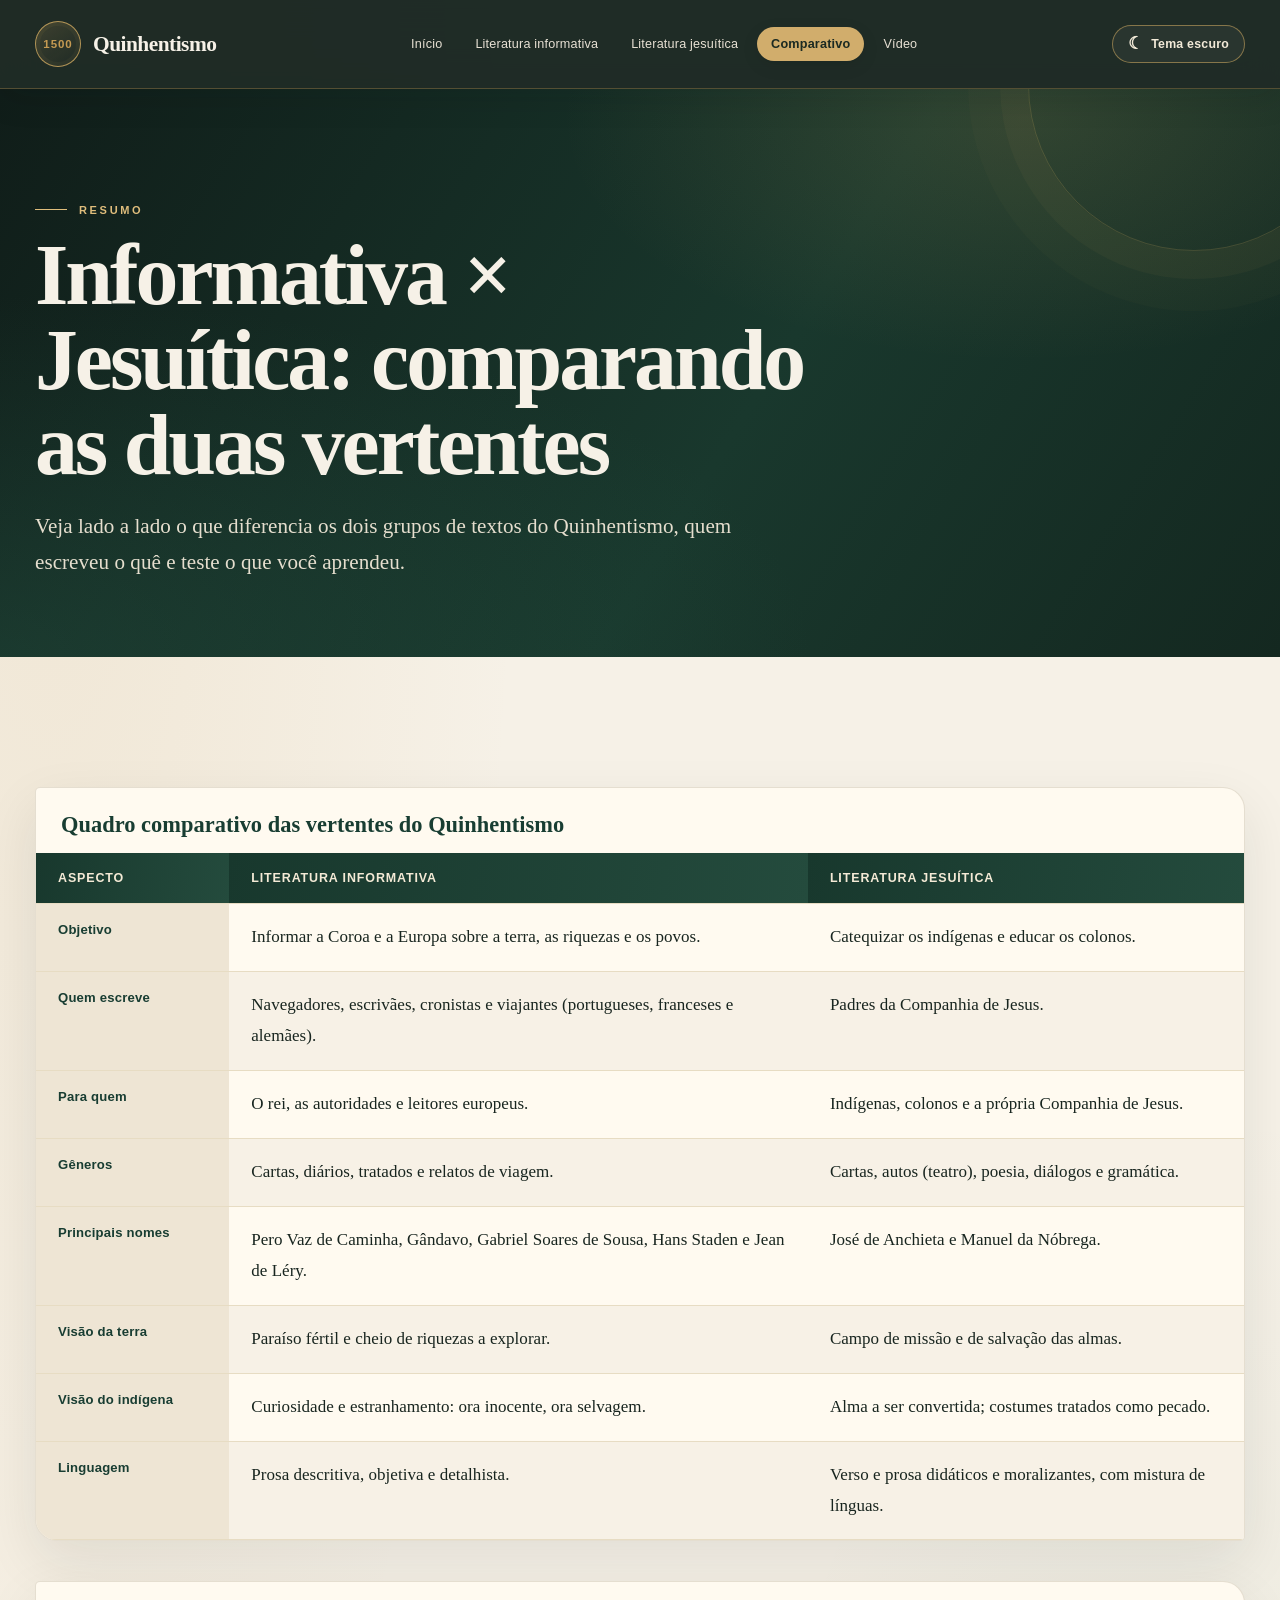
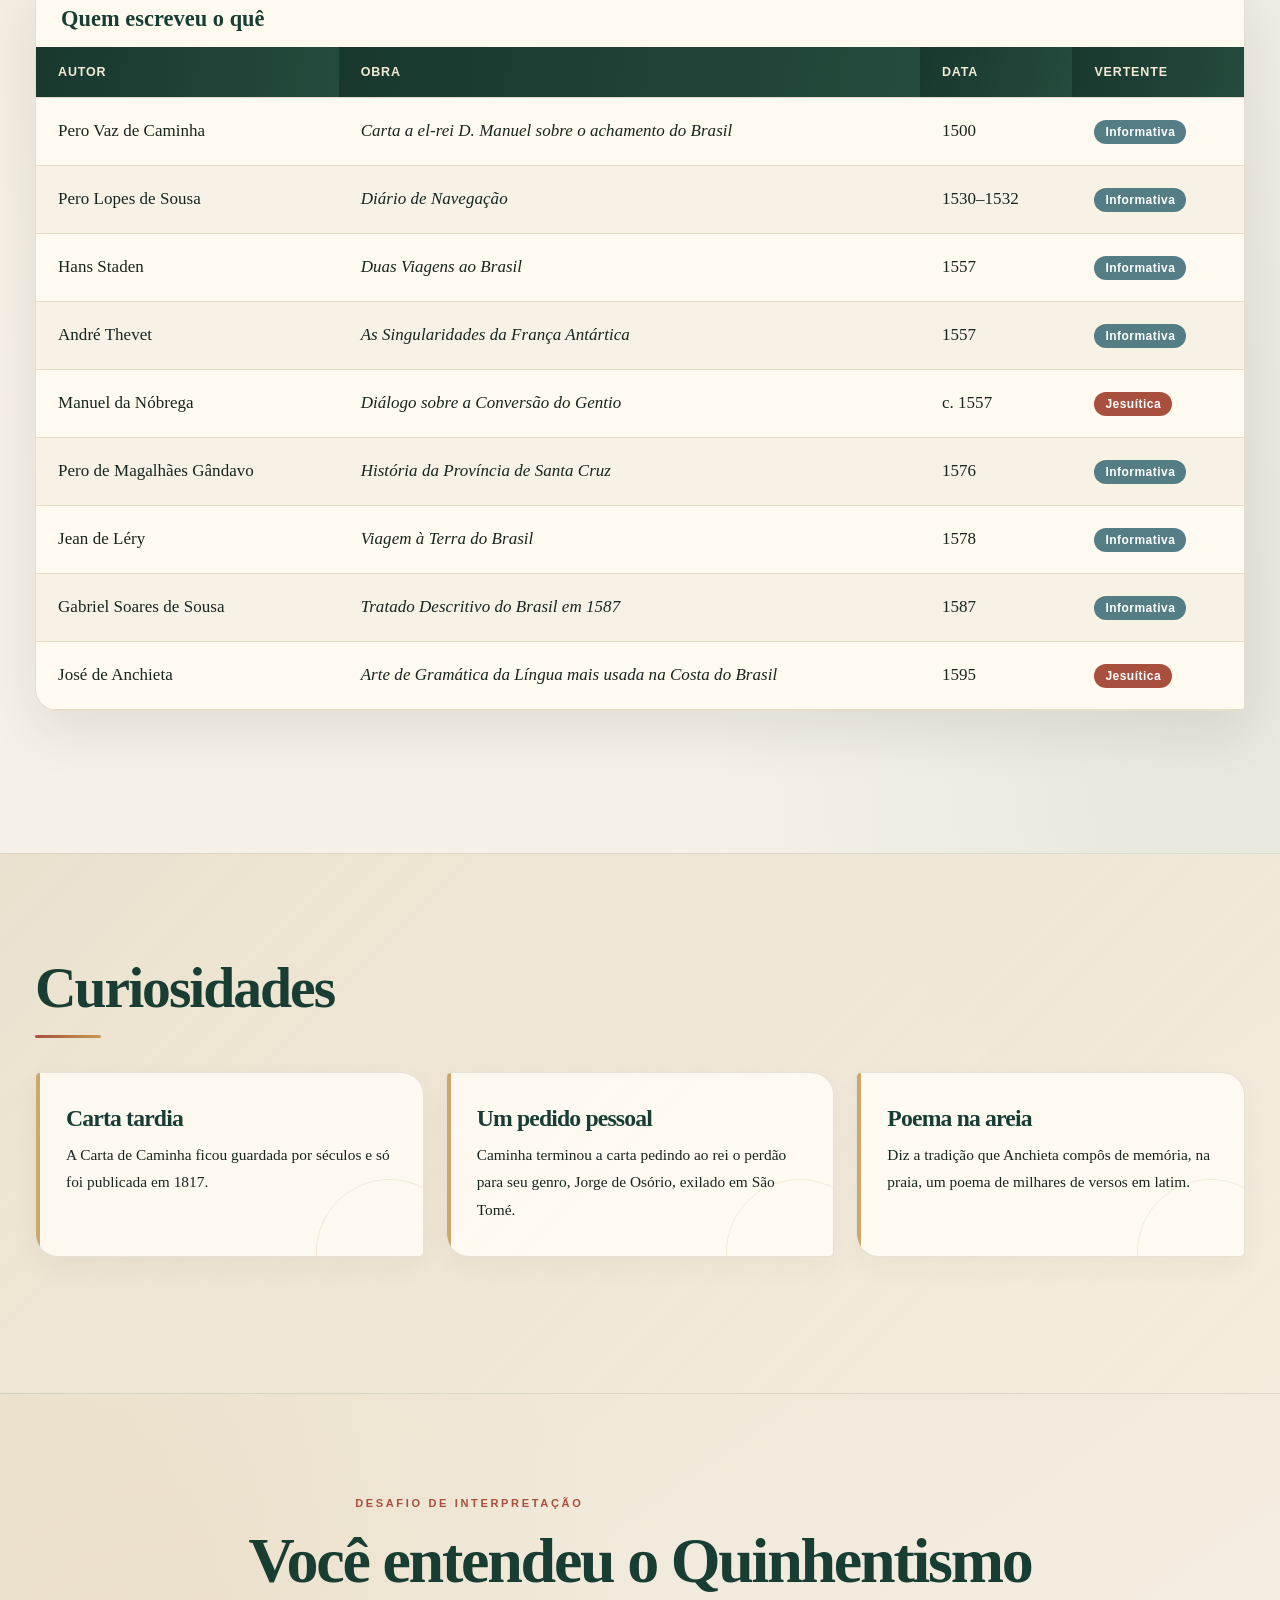
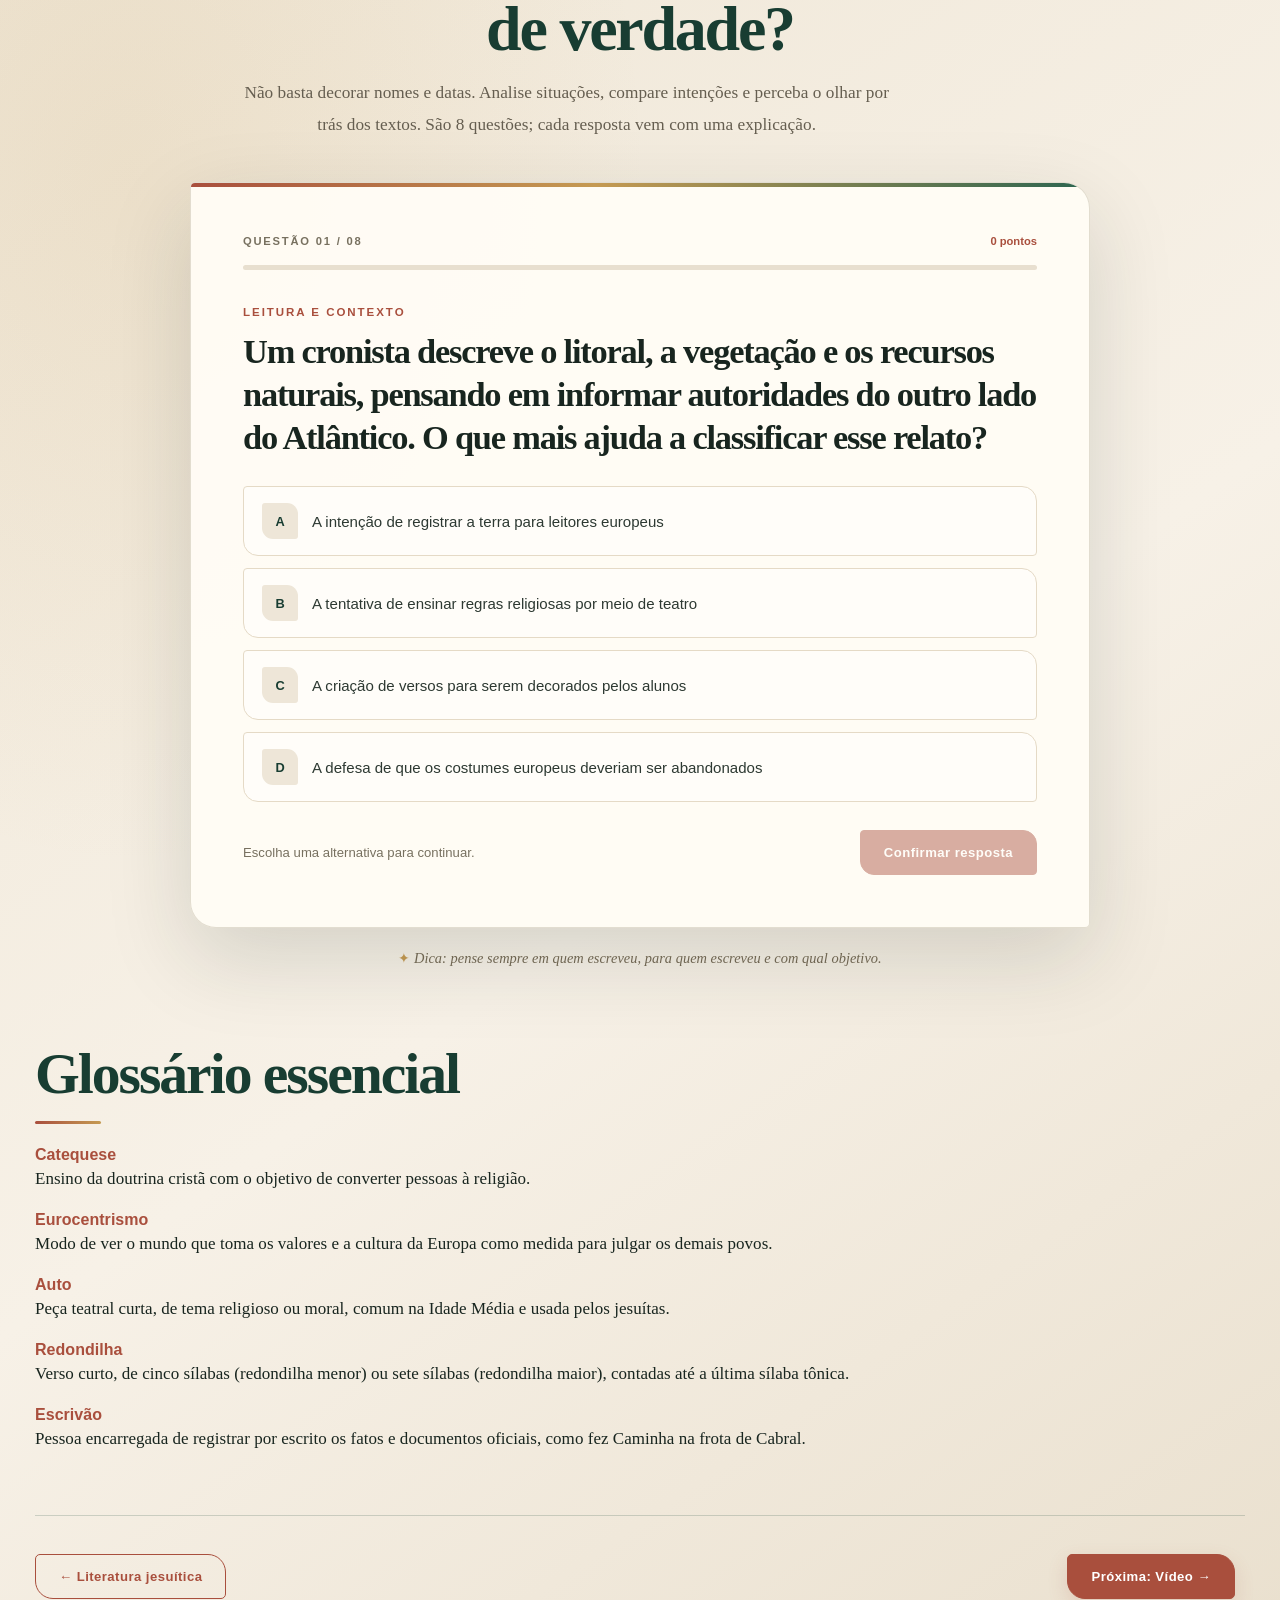
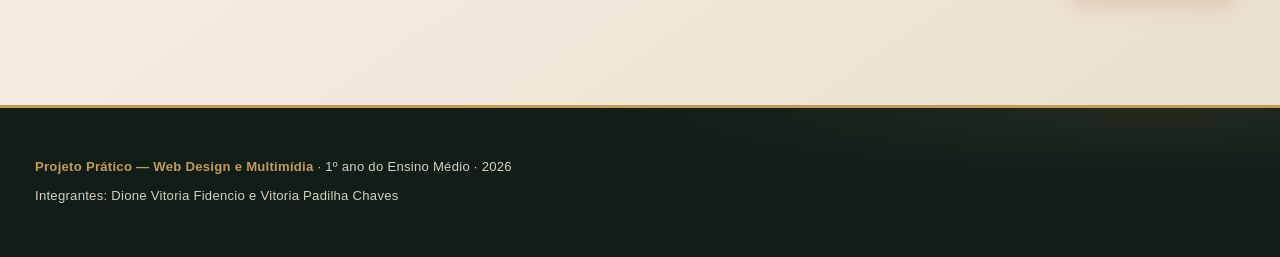
<file: comparativo.html>
<!DOCTYPE html>
<html lang="pt-BR">
<head>
  <meta charset="UTF-8">
  <meta name="viewport" content="width=device-width, initial-scale=1">
  <meta name="theme-color" content="#101c1a">
  <meta name="description" content="Comparativo entre a literatura informativa e a literatura jesuítica do Quinhentismo, com tabelas, curiosidades e perguntas.">
  <title>Comparativo — Quinhentismo</title>
  <link rel="preconnect" href="https://fonts.googleapis.com">
  <link rel="preconnect" href="https://fonts.gstatic.com" crossorigin>
  <link href="https://fonts.googleapis.com/css2?family=Lora:ital,wght@0,400;0,600;1,400&family=Playfair+Display:wght@600;800&display=swap" rel="stylesheet">
  <link rel="stylesheet" href="style.css">
</head>
<body>
  <div class="barra-progresso" aria-hidden="true"></div>
  <a class="pular" href="#conteudo">Pular para o conteúdo</a>

  <header class="topo">
    <div class="container topo-interno">
      <a class="marca" href="index.html"><span class="marca-selo">1500</span> Quinhentismo</a>
      <nav aria-label="Menu principal">
        <ul class="menu">
          <li><a href="index.html">Início</a></li>
          <li><a href="informativa.html">Literatura informativa</a></li>
          <li><a href="jesuitica.html">Literatura jesuítica</a></li>
          <li><a href="comparativo.html" aria-current="page">Comparativo</a></li>
          <li><a href="video.html">Vídeo</a></li>
        </ul>
      </nav>
      <button class="alternar-tema" type="button" aria-label="Ativar tema escuro" aria-pressed="false"><span class="icone-tema" aria-hidden="true">☾</span><span class="texto-tema">Tema escuro</span></button>
    </div>
  </header>

  <main id="conteudo">
    <section class="cabecalho-pagina">
      <div class="container">
        <p class="sobretitulo">Resumo</p>
        <h1>Informativa × Jesuítica: comparando as duas vertentes</h1>
        <p class="lead">Veja lado a lado o que diferencia os dois grupos de textos do Quinhentismo, quem escreveu o quê e teste o que você aprendeu.</p>
      </div>
    </section>

    <section class="secao">
      <div class="container">
        <div class="tabela-rolagem">
          <table>
            <caption>Quadro comparativo das vertentes do Quinhentismo</caption>
            <thead>
              <tr>
                <th scope="col">Aspecto</th>
                <th scope="col">Literatura informativa</th>
                <th scope="col">Literatura jesuítica</th>
              </tr>
            </thead>
            <tbody>
              <tr>
                <th scope="row">Objetivo</th>
                <td>Informar a Coroa e a Europa sobre a terra, as riquezas e os povos.</td>
                <td>Catequizar os indígenas e educar os colonos.</td>
              </tr>
              <tr>
                <th scope="row">Quem escreve</th>
                <td>Navegadores, escrivães, cronistas e viajantes (portugueses, franceses e alemães).</td>
                <td>Padres da Companhia de Jesus.</td>
              </tr>
              <tr>
                <th scope="row">Para quem</th>
                <td>O rei, as autoridades e leitores europeus.</td>
                <td>Indígenas, colonos e a própria Companhia de Jesus.</td>
              </tr>
              <tr>
                <th scope="row">Gêneros</th>
                <td>Cartas, diários, tratados e relatos de viagem.</td>
                <td>Cartas, autos (teatro), poesia, diálogos e gramática.</td>
              </tr>
              <tr>
                <th scope="row">Principais nomes</th>
                <td>Pero Vaz de Caminha, Gândavo, Gabriel Soares de Sousa, Hans Staden e Jean de Léry.</td>
                <td>José de Anchieta e Manuel da Nóbrega.</td>
              </tr>
              <tr>
                <th scope="row">Visão da terra</th>
                <td>Paraíso fértil e cheio de riquezas a explorar.</td>
                <td>Campo de missão e de salvação das almas.</td>
              </tr>
              <tr>
                <th scope="row">Visão do indígena</th>
                <td>Curiosidade e estranhamento: ora inocente, ora selvagem.</td>
                <td>Alma a ser convertida; costumes tratados como pecado.</td>
              </tr>
              <tr>
                <th scope="row">Linguagem</th>
                <td>Prosa descritiva, objetiva e detalhista.</td>
                <td>Verso e prosa didáticos e moralizantes, com mistura de línguas.</td>
              </tr>
            </tbody>
          </table>
        </div>

        <div class="tabela-rolagem">
          <table>
            <caption>Quem escreveu o quê</caption>
            <thead>
              <tr>
                <th scope="col">Autor</th>
                <th scope="col">Obra</th>
                <th scope="col">Data</th>
                <th scope="col">Vertente</th>
              </tr>
            </thead>
            <tbody>
              <tr>
                <td>Pero Vaz de Caminha</td>
                <td><em>Carta a el-rei D. Manuel sobre o achamento do Brasil</em></td>
                <td>1500</td>
                <td><span class="etiqueta etiqueta-inf">Informativa</span></td>
              </tr>
              <tr>
                <td>Pero Lopes de Sousa</td>
                <td><em>Diário de Navegação</em></td>
                <td>1530–1532</td>
                <td><span class="etiqueta etiqueta-inf">Informativa</span></td>
              </tr>
              <tr>
                <td>Hans Staden</td>
                <td><em>Duas Viagens ao Brasil</em></td>
                <td>1557</td>
                <td><span class="etiqueta etiqueta-inf">Informativa</span></td>
              </tr>
              <tr>
                <td>André Thevet</td>
                <td><em>As Singularidades da França Antártica</em></td>
                <td>1557</td>
                <td><span class="etiqueta etiqueta-inf">Informativa</span></td>
              </tr>
              <tr>
                <td>Manuel da Nóbrega</td>
                <td><em>Diálogo sobre a Conversão do Gentio</em></td>
                <td>c. 1557</td>
                <td><span class="etiqueta etiqueta-jes">Jesuítica</span></td>
              </tr>
              <tr>
                <td>Pero de Magalhães Gândavo</td>
                <td><em>História da Província de Santa Cruz</em></td>
                <td>1576</td>
                <td><span class="etiqueta etiqueta-inf">Informativa</span></td>
              </tr>
              <tr>
                <td>Jean de Léry</td>
                <td><em>Viagem à Terra do Brasil</em></td>
                <td>1578</td>
                <td><span class="etiqueta etiqueta-inf">Informativa</span></td>
              </tr>
              <tr>
                <td>Gabriel Soares de Sousa</td>
                <td><em>Tratado Descritivo do Brasil em 1587</em></td>
                <td>1587</td>
                <td><span class="etiqueta etiqueta-inf">Informativa</span></td>
              </tr>
              <tr>
                <td>José de Anchieta</td>
                <td><em>Arte de Gramática da Língua mais usada na Costa do Brasil</em></td>
                <td>1595</td>
                <td><span class="etiqueta etiqueta-jes">Jesuítica</span></td>
              </tr>
            </tbody>
          </table>
        </div>
      </div>
    </section>

    <section class="secao secao-alt">
      <div class="container">
        <h2>Curiosidades</h2>
        <div class="cards">
          <article class="card card-ouro">
            <h3>Carta tardia</h3>
            <p>A Carta de Caminha ficou guardada por séculos e só foi publicada em 1817.</p>
          </article>
          <article class="card card-ouro">
            <h3>Um pedido pessoal</h3>
            <p>Caminha terminou a carta pedindo ao rei o perdão para seu genro, Jorge de Osório, exilado em São Tomé.</p>
          </article>
          <article class="card card-ouro">
            <h3>Poema na areia</h3>
            <p>Diz a tradição que Anchieta compôs de memória, na praia, um poema de milhares de versos em latim.</p>
          </article>
        </div>
      </div>
    </section>

    <section class="secao quiz-secao" id="quiz">
      <div class="container">
        <div class="quiz-intro">
          <p class="sobretitulo">Desafio de interpretação</p>
          <h2>Você entendeu o Quinhentismo de verdade?</h2>
          <p>Não basta decorar nomes e datas. Analise situações, compare intenções e perceba o olhar por trás dos textos. São 8 questões; cada resposta vem com uma explicação.</p>
        </div>
        <div class="quiz-painel" id="quiz-painel" aria-live="polite">
          <div class="quiz-topo"><span id="quiz-etapa">QUESTÃO 01 / 08</span><span id="quiz-pontos">0 pontos</span></div>
          <div class="quiz-trilho"><span id="quiz-progresso"></span></div>
          <p class="quiz-categoria" id="quiz-categoria">LEITURA E CONTEXTO</p>
          <h3 id="quiz-pergunta">Carregando desafio...</h3>
          <div class="quiz-opcoes" id="quiz-opcoes"></div>
          <div class="quiz-retorno" id="quiz-retorno" hidden></div>
          <div class="quiz-acoes"><span id="quiz-aviso">Escolha uma alternativa para continuar.</span><button class="botao" id="quiz-proximo" type="button" disabled>Confirmar resposta</button></div>
        </div>
        <div class="quiz-rodape"><span>✦</span> Dica: pense sempre em quem escreveu, para quem escreveu e com qual objetivo.</div>

        <h2 class="glossario-titulo">Glossário essencial</h2>
        <dl class="glossario">
          <dt>Catequese</dt><dd>Ensino da doutrina cristã com o objetivo de converter pessoas à religião.</dd>
          <dt>Eurocentrismo</dt><dd>Modo de ver o mundo que toma os valores e a cultura da Europa como medida para julgar os demais povos.</dd>
          <dt>Auto</dt><dd>Peça teatral curta, de tema religioso ou moral, comum na Idade Média e usada pelos jesuítas.</dd>
          <dt>Redondilha</dt><dd>Verso curto, de cinco sílabas (redondilha menor) ou sete sílabas (redondilha maior), contadas até a última sílaba tônica.</dd>
          <dt>Escrivão</dt><dd>Pessoa encarregada de registrar por escrito os fatos e documentos oficiais, como fez Caminha na frota de Cabral.</dd>
        </dl>
        <div class="navegacao-paginas">
          <a class="botao botao-secundario" href="jesuitica.html">← Literatura jesuítica</a>
          <a class="botao" href="video.html">Próxima: Vídeo →</a>
        </div>
      </div>
    </section>
  </main>

  <footer class="rodape">
    <div class="container">
      <p><strong>Projeto Prático — Web Design e Multimídia</strong> · 1º ano do Ensino Médio · 2026</p>
      <p>Integrantes: Dione Vitoria Fidencio e Vitoria Padilha Chaves</p>
    </div>
  </footer>

  <script>
    (() => {
      const perguntas = [
        {categoria:"LEITURA E CONTEXTO", pergunta:"Um cronista descreve o litoral, a vegetação e os recursos naturais, pensando em informar autoridades do outro lado do Atlântico. O que mais ajuda a classificar esse relato?", opcoes:["A intenção de registrar a terra para leitores europeus","A tentativa de ensinar regras religiosas por meio de teatro","A criação de versos para serem decorados pelos alunos","A defesa de que os costumes europeus deveriam ser abandonados"], correta:0, explicacao:"A finalidade e o destinatário são pistas centrais: descrever a terra para informar a Coroa e leitores europeus é típico da literatura informativa."},
        {categoria:"ANÁLISE DE PERSPECTIVA", pergunta:"Ao ler a descrição de um povo indígena feita por um viajante europeu, qual atitude crítica é mais adequada?", opcoes:["Tratar o relato como uma fotografia neutra da realidade","Considerar que valores europeus podem influenciar a descrição","Supor que o autor conhecia igualmente todas as culturas indígenas","Entender que o texto foi escrito pelos próprios indígenas"], correta:1, explicacao:"Os relatos foram produzidos por observadores europeus. Por isso, podem revelar tanto o que viram quanto os valores e julgamentos de sua própria cultura."},
        {categoria:"COMPARAÇÃO", pergunta:"Dois textos do século XVI falam sobre os povos indígenas. Um descreve hábitos e recursos da terra; o outro usa diálogos e cenas religiosas para transmitir ensinamentos cristãos. Qual leitura faz mais sentido?", opcoes:["Os dois são informativos, pois mencionam indígenas","O primeiro é jesuítico e o segundo é informativo","O primeiro tende a ser informativo; o segundo, jesuítico","Os dois deixam de pertencer ao Quinhentismo por terem objetivos diferentes"], correta:2, explicacao:"A classificação depende do propósito e da forma: descrição da terra e dos povos aponta para a vertente informativa; catequese por diálogos e teatro aponta para a jesuítica."},
        {categoria:"INTERPRETAÇÃO HISTÓRICA", pergunta:"A Carta de Pero Vaz de Caminha relata a chegada dos portugueses em 1500 e descreve a nova terra ao rei. O que ela permite concluir sobre a produção escrita daquele momento?", opcoes:["A escrita já era principalmente uma expressão da experiência indígena","A produção escrita também servia aos interesses administrativos e informativos da expansão portuguesa","A literatura brasileira já possuía escolas literárias independentes de Portugal","O documento tinha como objetivo central ensinar gramática tupi"], correta:1, explicacao:"A carta foi dirigida ao rei e registra informações sobre a terra e seus habitantes, conectando a escrita aos interesses da expansão portuguesa."},
        {categoria:"RELAÇÃO ENTRE FORMA E OBJETIVO", pergunta:"Por que o teatro podia ser um recurso eficaz para a atuação dos jesuítas no século XVI?", opcoes:["Porque substituía todos os contatos entre colonizadores e indígenas","Porque transformava relatos de viagem em mapas","Porque permitia transmitir ensinamentos religiosos por meio de falas, personagens e encenações","Porque tinha como objetivo principal catalogar espécies da natureza"], correta:2, explicacao:"Os autos e diálogos tornavam os ensinamentos religiosos encenáveis e acessíveis ao público, funcionando como instrumento de catequese."},
        {categoria:"AUTORES E OBRAS", pergunta:"Um pesquisador encontra uma gramática da língua mais usada na costa do Brasil, publicada por José de Anchieta em 1595. Qual aspecto do trabalho jesuítico esse documento evidencia?", opcoes:["O interesse em estudar uma língua local como parte da estratégia de comunicação e catequese","A intenção de registrar rotas marítimas para a Coroa","A produção de um inventário de riquezas minerais","A tentativa de narrar a viagem de Cabral em forma de diário"], correta:0, explicacao:"A gramática de Anchieta mostra o estudo da língua indígena como parte da aproximação e da ação missionária dos jesuítas."},
        {categoria:"PENSAMENTO CRÍTICO", pergunta:"Dizer que o Quinhentismo é uma literatura 'sobre' o Brasil, mais do que uma literatura 'do' Brasil, destaca principalmente que...", opcoes:["os textos foram escritos exclusivamente em línguas indígenas","a maioria dos registros foi produzida por europeus, a partir de seus próprios interesses e perspectivas","não existiam textos sobre a natureza ou os habitantes","todos os autores tinham exatamente a mesma opinião sobre os indígenas"], correta:1, explicacao:"A expressão chama atenção para a autoria e o ponto de vista: os registros conhecidos foram produzidos sobretudo por europeus, e não pelos povos descritos."},
        {categoria:"SÍNTESE", pergunta:"Uma peça apresenta personagens indígenas, elementos cristãos e uma mensagem moral. Qual interpretação considera melhor a complexidade desse recurso?", opcoes:["A mistura prova que as culturas tinham o mesmo poder e influência","A presença de elementos indígenas significa que a peça não tinha finalidade religiosa","A peça combina referências culturais, mas dentro de um projeto de catequese conduzido pelos jesuítas","O uso de personagens transforma a peça em um diário de navegação"], correta:2, explicacao:"A presença de referências indígenas não elimina o objetivo missionário. A mistura de elementos acontecia dentro de uma ação de catequese e de imposição religiosa."}
      ];
      const $ = id => document.getElementById(id);
      const painel=$('quiz-painel'); if(!painel) return;
      let indice=0, pontos=0, escolhida=null, respondidas=0;
      const letras=['A','B','C','D'];
      function desenhar(){
        const q=perguntas[indice]; escolhida=null;
        $('quiz-etapa').textContent=`QUESTÃO ${String(indice+1).padStart(2,'0')} / ${String(perguntas.length).padStart(2,'0')}`;
        $('quiz-pontos').textContent=`${pontos} ${pontos===1?'ponto':'pontos'}`;
        $('quiz-progresso').style.width=`${(indice/perguntas.length)*100}%`;
        $('quiz-categoria').textContent=q.categoria; $('quiz-pergunta').textContent=q.pergunta;
        $('quiz-retorno').hidden=true; $('quiz-retorno').textContent=''; $('quiz-aviso').textContent='Escolha uma alternativa para continuar.';
        $('quiz-proximo').disabled=true; $('quiz-proximo').textContent='Confirmar resposta';
        const op=$('quiz-opcoes'); op.innerHTML='';
        q.opcoes.forEach((txt,i)=>{const b=document.createElement('button');b.type='button';b.className='quiz-opcao';b.innerHTML=`<span class="quiz-letra">${letras[i]}</span><span></span>`;b.lastElementChild.textContent=txt;b.addEventListener('click',()=>{if(respondidas>indice)return;escolhida=i;op.querySelectorAll('button').forEach(x=>x.classList.remove('selecionada'));b.classList.add('selecionada');$('quiz-proximo').disabled=false;$('quiz-aviso').textContent='Resposta selecionada. Confirme quando estiver pronto.';});op.appendChild(b);});
      }
      $('quiz-proximo').addEventListener('click',()=>{
        if(respondidas===indice){if(escolhida===null)return;const q=perguntas[indice], ok=escolhida===q.correta; if(ok)pontos++;respondidas++;
          $('quiz-opcoes').querySelectorAll('button').forEach((b,i)=>{b.disabled=true;if(i===q.correta)b.classList.add('correta');else if(i===escolhida)b.classList.add('incorreta');});
          const r=$('quiz-retorno');r.hidden=false;r.className='quiz-retorno '+(ok?'acertou':'errou');r.innerHTML=`<strong>${ok?'Boa leitura! Você acertou.':'Quase! Vamos entender.'}</strong><p></p>`;r.querySelector('p').textContent=q.explicacao;
          $('quiz-pontos').textContent=`${pontos} ${pontos===1?'ponto':'pontos'}`;$('quiz-progresso').style.width=`${(respondidas/perguntas.length)*100}%`;$('quiz-aviso').textContent=ok?'Ponto garantido.':'Use a explicação para aprender com a questão.';$('quiz-proximo').textContent=indice===perguntas.length-1?'Ver resultado':'Próxima questão';
        }else{
          if(indice<perguntas.length-1){indice++;desenhar();}else resultado();
        }
      });
      function resultado(){const pct=Math.round((pontos/perguntas.length)*100);const faixa=pct===100?'Leitura impecável':pct>=75?'Mandou muito bem':pct>=50?'Boa evolução':'Hora de revisar';painel.innerHTML=`<div class="quiz-resultado"><span class="resultado-selo">✦</span><p class="quiz-categoria">DESAFIO CONCLUÍDO</p><h3>${faixa}</h3><div class="resultado-numero">${pontos}<small> / ${perguntas.length}</small></div><p>Você acertou ${pct}% das questões. ${pct>=75?'Você já consegue relacionar contexto, intenção e perspectiva dos textos.':'Volte às comparações e observe principalmente o objetivo de cada vertente e o ponto de vista dos autores.'}</p><button class="botao" id="quiz-reiniciar" type="button">Jogar novamente</button></div>`;$('quiz-reiniciar').addEventListener('click',()=>window.location.reload());}
      desenhar();
    })();
  </script>
  <script>
    (() => {
      const chave = "quinhentismo-tema";
      const botao = document.querySelector(".alternar-tema");
      const aplicar = (tema) => {
        document.body.classList.toggle("tema-escuro", tema === "escuro");
        if (botao) {
          const escuro = tema === "escuro";
          botao.setAttribute("aria-pressed", String(escuro));
          botao.setAttribute("aria-label", escuro ? "Ativar tema claro" : "Ativar tema escuro");
          botao.querySelector(".icone-tema").textContent = escuro ? "☀" : "☾";
          botao.querySelector(".texto-tema").textContent = escuro ? "Tema claro" : "Tema escuro";
        }
      };
      let salvo = "claro";
      try { salvo = localStorage.getItem(chave) || "claro"; } catch (e) {}
      aplicar(salvo);
      botao?.addEventListener("click", () => {
        const proximo = document.body.classList.contains("tema-escuro") ? "claro" : "escuro";
        aplicar(proximo);
        try { localStorage.setItem(chave, proximo); } catch (e) {}
      });
    })();
  </script>
  <script>
    // Realce suave dos elementos conforme entram na tela.
    const observador = new IntersectionObserver((itens) => {
      itens.forEach((item) => {
        if (item.isIntersecting) {
          item.target.classList.add("visivel");
          observador.unobserve(item.target);
        }
      });
    }, { threshold: 0.12 });
    document.querySelectorAll(".card, .destaque, .reflexao, .figura, .hero-figura, .linha-tempo li")
      .forEach((elemento) => {
        elemento.classList.add("revelar");
        observador.observe(elemento);
      });
    window.addEventListener("scroll", () => {
      const altura = document.documentElement.scrollHeight - window.innerHeight;
      const progresso = altura > 0 ? (window.scrollY / altura) * 100 : 0;
      document.documentElement.style.setProperty("--progresso", progresso + "%");
    }, { passive: true });
  </script>
</body>
</html>
</file>
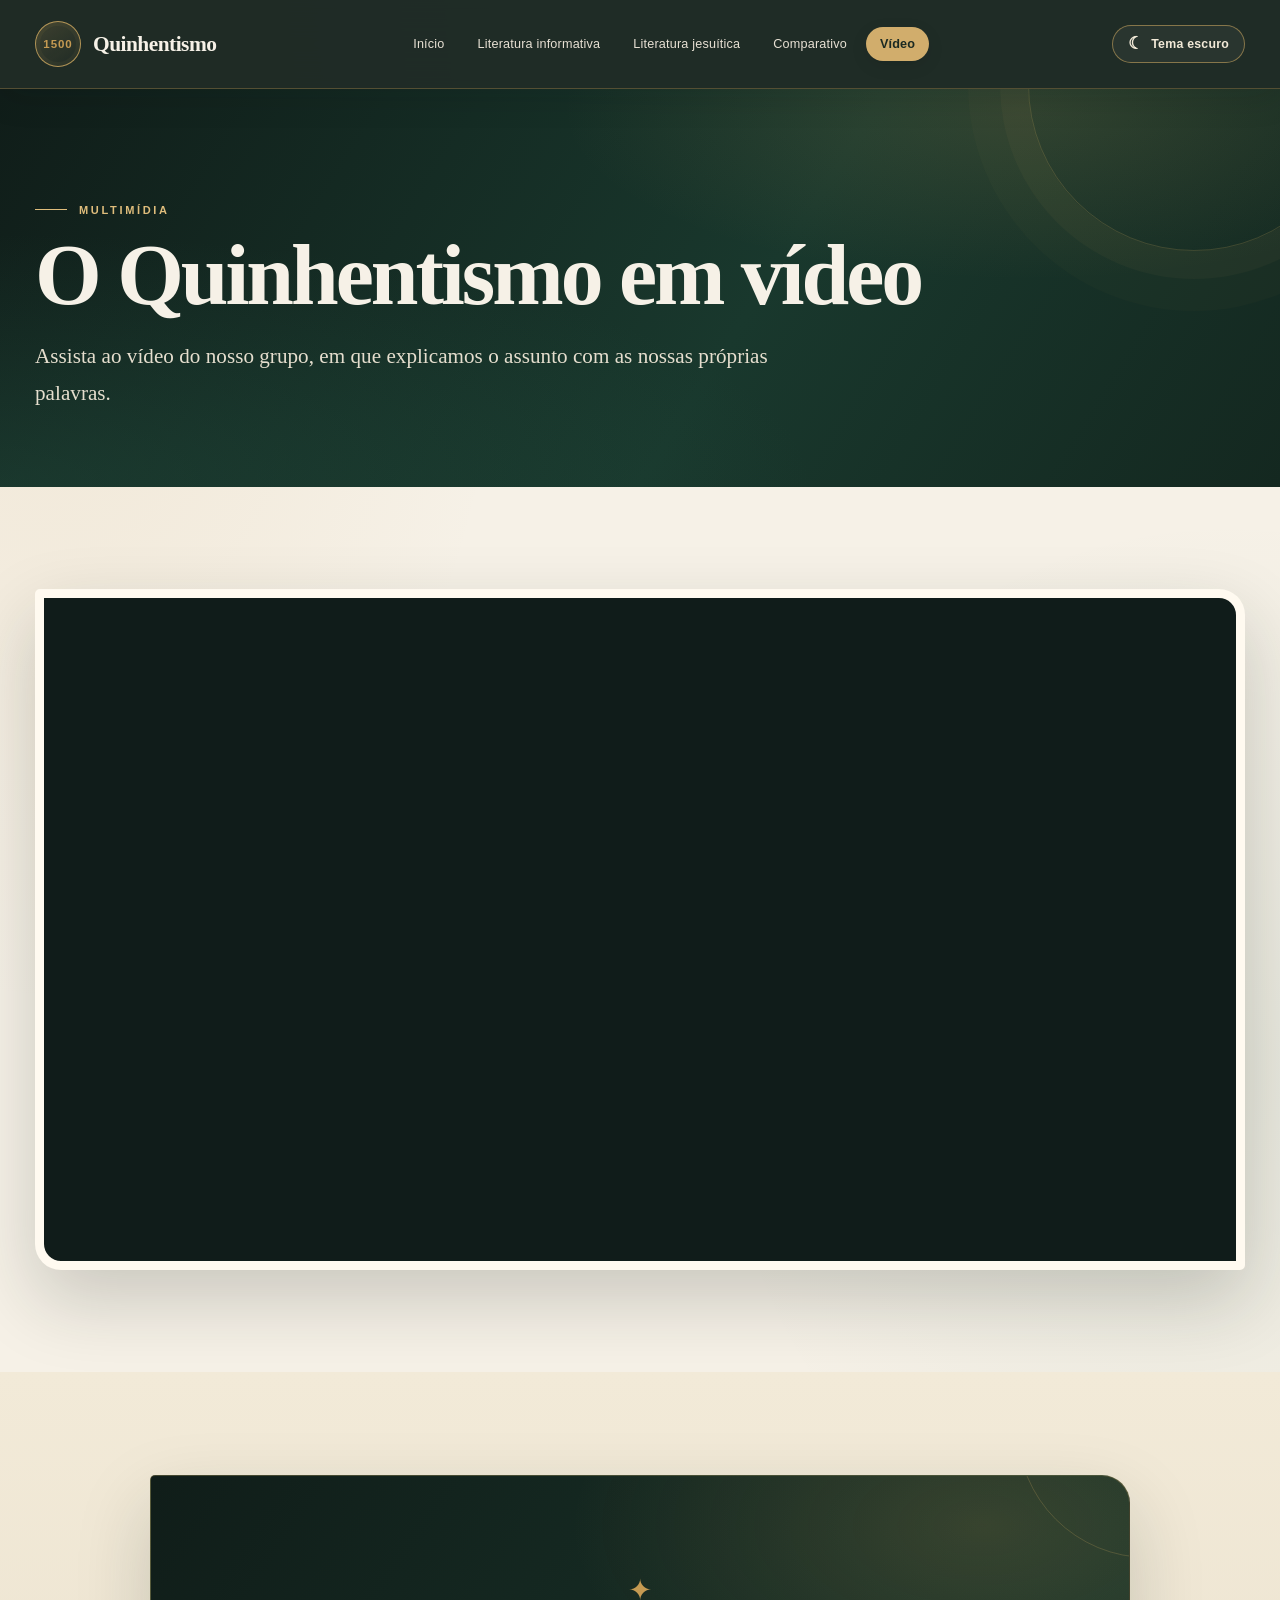
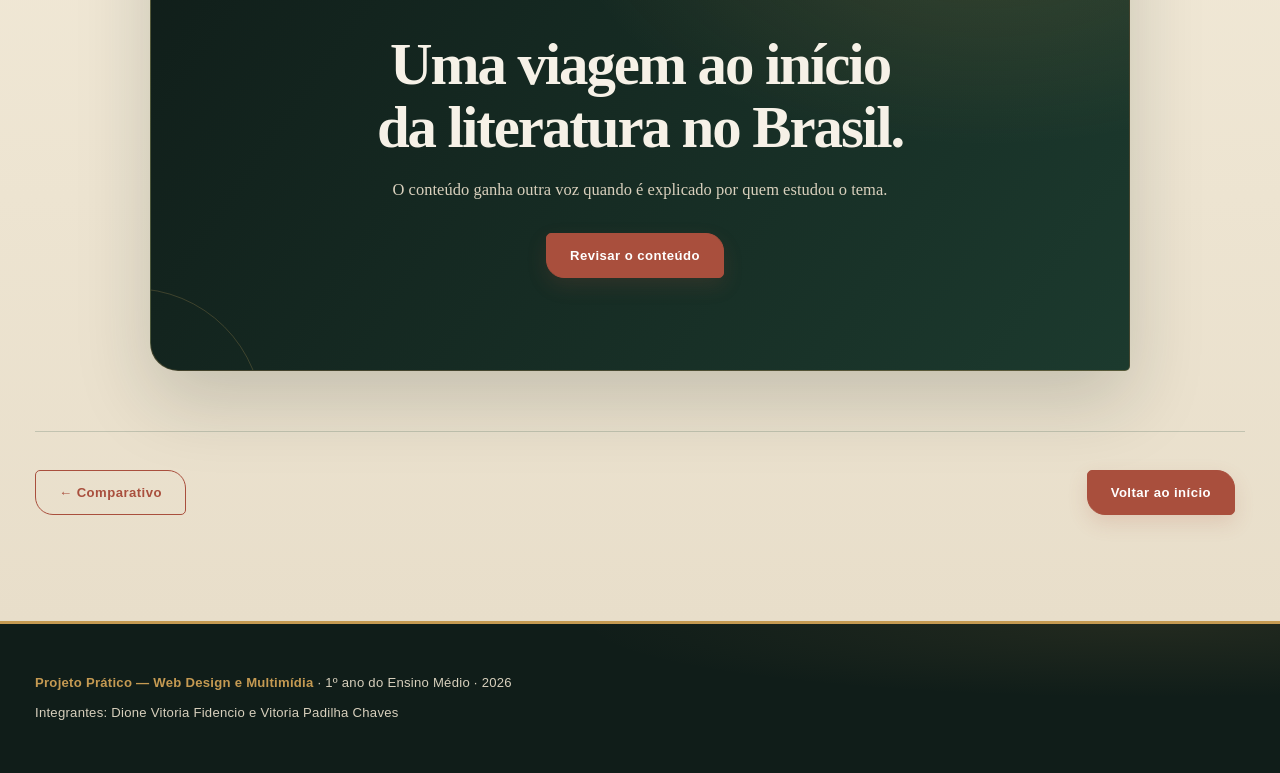
<file: video.html>
<!DOCTYPE html>
<html lang="pt-BR">
<head>
  <meta charset="UTF-8">
  <meta name="viewport" content="width=device-width, initial-scale=1">
  <meta name="theme-color" content="#101c1a">
  <meta name="description" content="Vídeo do grupo explicando o Quinhentismo.">

  <title>Vídeo — Quinhentismo</title>

  <link rel="preconnect" href="https://fonts.googleapis.com">
  <link rel="preconnect" href="https://fonts.gstatic.com" crossorigin>

  <link href="https://fonts.googleapis.com/css2?family=Lora:ital,wght@0,400;0,600;1,400&family=Playfair+Display:wght@600;800&display=swap" rel="stylesheet">

  <link rel="stylesheet" href="style.css">
</head>

<body>

  <div class="barra-progresso" aria-hidden="true"></div>

  <a class="pular" href="#conteudo">
    Pular para o conteúdo
  </a>

  <!-- CABEÇALHO -->
  <header class="topo">
    <div class="container topo-interno">

      <a class="marca" href="index.html">
        <span class="marca-selo">1500</span>
        Quinhentismo
      </a>

      <nav aria-label="Menu principal">
        <ul class="menu">
          <li><a href="index.html">Início</a></li>
          <li><a href="informativa.html">Literatura informativa</a></li>
          <li><a href="jesuitica.html">Literatura jesuítica</a></li>
          <li><a href="comparativo.html">Comparativo</a></li>
          <li>
            <a href="video.html" aria-current="page">Vídeo</a>
          </li>
        </ul>
      </nav>

      <button
        class="alternar-tema"
        type="button"
        aria-label="Ativar tema escuro"
        aria-pressed="false">

        <span class="icone-tema" aria-hidden="true">☾</span>
        <span class="texto-tema">Tema escuro</span>

      </button>

    </div>
  </header>

  <!-- CONTEÚDO PRINCIPAL -->
  <main id="conteudo">

    <!-- APRESENTAÇÃO -->
    <section class="cabecalho-pagina">
      <div class="container">

        <p class="sobretitulo">Multimídia</p>

        <h1>O Quinhentismo em vídeo</h1>

        <p class="lead">
          Assista ao vídeo do nosso grupo, em que explicamos
          o assunto com as nossas próprias palavras.
        </p>

      </div>
    </section>

    <!-- VÍDEO DO YOUTUBE -->
    <section class="secao">
      <div class="container">

        <div class="video-moldura">

          <iframe
            src="https://www.youtube.com/embed/bFgr-Pn8C0g"
            title="Vídeo do grupo — Quinhentismo"
            frameborder="0"
            allow="accelerometer; autoplay; clipboard-write; encrypted-media; gyroscope; picture-in-picture; web-share"
            referrerpolicy="strict-origin-when-cross-origin"
            allowfullscreen>
          </iframe>

        </div>

      </div>
    </section>

    <!-- CHAMADA FINAL -->
    <section class="secao video-final">
      <div class="container">

        <div class="video-chamada">

          <span class="video-ornamento" aria-hidden="true">✦</span>

          <h2>
            Uma viagem ao início da literatura no Brasil.
          </h2>

          <p>
            O conteúdo ganha outra voz quando é explicado
            por quem estudou o tema.
          </p>

          <a class="botao" href="comparativo.html">
            Revisar o conteúdo
          </a>

        </div>

        <!-- NAVEGAÇÃO ENTRE PÁGINAS -->
        <div class="navegacao-paginas">

          <a class="botao botao-secundario" href="comparativo.html">
            ← Comparativo
          </a>

          <a class="botao" href="index.html">
            Voltar ao início
          </a>

        </div>

      </div>
    </section>

  </main>

  <!-- RODAPÉ -->
  <footer class="rodape">
    <div class="container">

      <p>
        <strong>Projeto Prático — Web Design e Multimídia</strong>
        · 1º ano do Ensino Médio · 2026
      </p>

      <p>
        Integrantes: Dione Vitoria Fidencio e Vitoria Padilha Chaves
      </p>

    </div>
  </footer>

  <!-- SCRIPT DO TEMA CLARO E ESCURO -->
  <script>
    (() => {

      const chave = "quinhentismo-tema";

      const botao = document.querySelector(".alternar-tema");

      const aplicar = (tema) => {

        document.body.classList.toggle(
          "tema-escuro",
          tema === "escuro"
        );

        if (botao) {

          const escuro = tema === "escuro";

          botao.setAttribute(
            "aria-pressed",
            String(escuro)
          );

          botao.setAttribute(
            "aria-label",
            escuro ? "Ativar tema claro" : "Ativar tema escuro"
          );

          botao.querySelector(".icone-tema").textContent =
            escuro ? "☀" : "☾";

          botao.querySelector(".texto-tema").textContent =
            escuro ? "Tema claro" : "Tema escuro";

        }

      };

      let salvo = "claro";

      try {
        salvo = localStorage.getItem(chave) || "claro";
      } catch (e) {}

      aplicar(salvo);

      botao?.addEventListener("click", () => {

        const proximo =
          document.body.classList.contains("tema-escuro")
            ? "claro"
            : "escuro";

        aplicar(proximo);

        try {
          localStorage.setItem(chave, proximo);
        } catch (e) {}

      });

    })();
  </script>

  <!-- SCRIPT DOS EFEITOS DE ROLAGEM -->
  <script>

    // Realce suave dos elementos conforme entram na tela.

    const observador = new IntersectionObserver((itens) => {

      itens.forEach((item) => {

        if (item.isIntersecting) {

          item.target.classList.add("visivel");

          observador.unobserve(item.target);

        }

      });

    }, { threshold: 0.12 });

    document.querySelectorAll(
      ".card, .destaque, .reflexao, .figura, .hero-figura, .linha-tempo li"
    ).forEach((elemento) => {

      elemento.classList.add("revelar");

      observador.observe(elemento);

    });

    // Barra de progresso da página.

    window.addEventListener("scroll", () => {

      const altura =
        document.documentElement.scrollHeight - window.innerHeight;

      const progresso =
        altura > 0
          ? (window.scrollY / altura) * 100
          : 0;

      document.documentElement.style.setProperty(
        "--progresso",
        progresso + "%"
      );

    }, { passive: true });

  </script>

</body>
</html>
</file>
<file: style.css>
:root{
  --bg:#101c1a; --bg2:#172522; --paper:#f2ead8; --paper2:#e7dcc3;
  --ink:#1b2823; --muted:#b8b39f; --green:#244b3d; --green2:#376c55;
  --gold:#d5ad62; --red:#b65b43; --blue:#547d86;
  --serif:'Source Serif 4',Georgia,serif; --display:'Playfair Display',Georgia,serif;
  --sans:'DM Sans',Arial,sans-serif; --radius:18px;
  --shadow:0 24px 60px rgba(0,0,0,.18);
}
*{box-sizing:border-box}
html{scroll-behavior:smooth;scroll-padding-top:100px}
body{
  margin:0;background:var(--paper);color:var(--ink);font-family:var(--serif);
  font-size:18px;line-height:1.78;
  background-image:radial-gradient(ellipse at 10% 0%,rgba(213,173,98,.15),transparent 36%),
  radial-gradient(ellipse at 100% 65%,rgba(36,75,61,.08),transparent 35%);
}
img{display:block;max-width:100%;height:auto}
.container{width:min(1160px,calc(100% - 48px));margin-inline:auto}
h1,h2,h3{font-family:var(--display);line-height:1.13;letter-spacing:-.025em}
h1{font-size:clamp(2.8rem,7vw,6.4rem);max-width:950px;margin:0 0 1.2rem;color:var(--paper)}
h2{font-size:clamp(2rem,4vw,3.15rem);margin:0 0 1.2rem;color:var(--green)}
h3{font-size:1.45rem;margin:0 0 .55rem;color:var(--green)}
p{margin:0 0 1.1rem}
a{color:var(--green2);text-underline-offset:4px}
a:hover{color:var(--red)}
strong{font-weight:700}
::selection{background:var(--gold);color:var(--ink)}
:focus-visible{outline:3px solid var(--red);outline-offset:4px}
.barra-progresso{position:fixed;inset:0 auto auto 0;width:var(--progresso,0%);height:4px;background:var(--gold);z-index:200;box-shadow:0 0 14px rgba(213,173,98,.6)}
.pular{position:absolute;left:-9999px;top:12px;background:var(--gold);color:var(--ink);padding:.7rem 1rem;z-index:300}
.pular:focus{left:12px}
.topo{position:sticky;top:0;z-index:100;background:rgba(16,28,26,.94);backdrop-filter:blur(16px);border-bottom:1px solid rgba(213,173,98,.28)}
.topo-interno{min-height:82px;display:flex;align-items:center;justify-content:space-between;gap:20px;padding:12px 0}
.marca{display:flex;align-items:center;gap:12px;color:var(--paper);text-decoration:none;font:700 1.25rem var(--display);white-space:nowrap}
.marca-selo{display:grid;place-items:center;width:48px;height:48px;border:1px solid var(--gold);border-radius:50%;color:var(--gold);font:600 .78rem var(--sans);letter-spacing:.08em}
.menu{display:flex;flex-wrap:wrap;align-items:center;justify-content:flex-end;gap:4px;list-style:none;padding:0;margin:0}
.menu a{display:block;padding:9px 13px;border-radius:999px;color:#e7e0cf;text-decoration:none;font:500 .84rem var(--sans);transition:.2s ease}
.menu a:hover{background:rgba(255,255,255,.1);color:white}
.menu a[aria-current=page]{background:var(--gold);color:var(--ink);font-weight:700}
.hero{position:relative;overflow:hidden;padding:clamp(64px,9vw,120px) 0 78px;background:var(--bg);color:var(--paper)}
.hero:before{content:"";position:absolute;width:540px;height:540px;border:1px solid rgba(213,173,98,.17);border-radius:50%;right:-150px;top:-250px;box-shadow:0 0 0 35px rgba(213,173,98,.035),0 0 0 80px rgba(213,173,98,.025)}
.hero:after{content:"1500 — 1601";position:absolute;right:5%;bottom:25px;color:rgba(242,234,216,.13);font:700 clamp(2rem,6vw,5rem) var(--display);letter-spacing:-.05em}
.hero-grade{position:relative;z-index:1;display:grid;grid-template-columns:1.05fr .95fr;gap:clamp(30px,5vw,72px);align-items:center}
.sobretitulo{text-transform:uppercase;letter-spacing:.22em;font:700 .73rem var(--sans);color:var(--gold);margin:0 0 18px}
.lead{font-size:clamp(1.12rem,2vw,1.4rem);line-height:1.65;max-width:66ch;color:#e1d9c8}
.hero-figura{padding:10px;border:1px solid rgba(213,173,98,.45);background:rgba(255,255,255,.04);border-radius:22px;box-shadow:var(--shadow);transform:rotate(1.2deg)}
.hero-figura img{width:100%;aspect-ratio:5/4;object-fit:cover;border-radius:14px;filter:saturate(.78) contrast(1.04)}
figcaption{font:italic .83rem var(--sans);line-height:1.5;color:#817866;margin-top:12px}
.hero-figura figcaption{color:#d3c9b4;padding:0 7px 5px}
.cabecalho-pagina{padding:76px 0 54px;background:var(--bg);color:var(--paper);position:relative;overflow:hidden}
.cabecalho-pagina:after{content:"";position:absolute;width:330px;height:330px;border:1px solid rgba(213,173,98,.2);border-radius:50%;right:-80px;top:-170px;box-shadow:0 0 0 28px rgba(213,173,98,.04),0 0 0 60px rgba(213,173,98,.025)}
.cabecalho-pagina h1{font-size:clamp(2.7rem,6vw,5rem)}
.cabecalho-pagina .lead{max-width:72ch;margin-bottom:0}
.secao{padding:clamp(54px,7vw,90px) 0}
.secao-alt{background:#e8deca;border-block:1px solid rgba(36,75,61,.12)}
.secao .container>h2{max-width:850px}
.botao{display:inline-flex;align-items:center;gap:10px;padding:13px 21px;margin:8px 10px 4px 0;border:1px solid var(--red);border-radius:999px;background:var(--red);color:white;text-decoration:none;font:700 .9rem var(--sans);transition:transform .2s,background .2s,box-shadow .2s}
.botao:hover{background:var(--green);border-color:var(--green);color:white;transform:translateY(-3px);box-shadow:0 12px 25px rgba(27,40,35,.17)}
.botao-secundario{background:transparent;color:var(--red)}
.cards{display:grid;grid-template-columns:repeat(auto-fit,minmax(min(100%,250px),1fr));gap:20px;margin:28px 0}
.card{position:relative;overflow:hidden;background:#fffaf0;border:1px solid #dfd2b6;border-radius:var(--radius);padding:27px 27px 29px;box-shadow:0 10px 30px rgba(45,40,28,.07);transition:transform .25s,box-shadow .25s}
.card:hover{transform:translateY(-6px);box-shadow:0 22px 42px rgba(45,40,28,.13)}
.card:before{content:"";position:absolute;inset:0 auto 0 0;width:5px;background:var(--green2)}
.card-urucum:before{background:var(--red)}.card-mar:before{background:var(--blue)}.card-ouro:before{background:var(--gold)}
.card p:last-child{margin-bottom:0}.card .obra{font-style:italic;color:#866044;font-size:.96rem}
.destaque{margin:32px 0;padding:24px 28px;background:#fff8e9;border:1px solid #e3cf9d;border-left:5px solid var(--gold);border-radius:0 16px 16px 0;box-shadow:0 12px 30px rgba(45,40,28,.06)}
.destaque p:last-child{margin:0}
blockquote{margin:30px 0;padding:28px 32px;background:#e4dac4;border-left:5px solid var(--red);border-radius:0 16px 16px 0;font:italic 1.25rem/1.7 var(--serif)}
blockquote cite{display:block;margin-top:12px;font:600 .82rem var(--sans);color:#70614d}
figure{margin:0}.figura{margin:32px 0}.figura img{width:100%;max-height:520px;object-fit:cover;border:8px solid #fffaf0;border-radius:16px;box-shadow:var(--shadow)}
.duas-colunas{display:grid;grid-template-columns:1fr 1fr;gap:clamp(25px,5vw,65px);align-items:center}
.reflexao{margin:36px 0;background:var(--bg2);color:#eee5d2;padding:28px 32px;border-radius:var(--radius);box-shadow:var(--shadow)}
.reflexao h3{color:var(--gold)}.reflexao ul{margin:0;padding-left:1.25rem}.reflexao li{padding:.25rem 0}
.linha-tempo{list-style:none;margin:32px 0;padding:0 0 0 28px;border-left:2px solid var(--gold)}
.linha-tempo li{position:relative;padding:0 0 25px 24px}
.linha-tempo li:before{content:"";position:absolute;left:-36px;top:9px;width:14px;height:14px;border-radius:50%;background:var(--red);border:4px solid var(--paper);box-shadow:0 0 0 1px var(--red)}
.linha-tempo time{display:block;color:var(--red);font:700 1.25rem var(--display)}
.tabela-rolagem{overflow-x:auto;margin:28px 0 40px;background:#fffaf0;border:1px solid #dfd2b6;border-radius:16px;box-shadow:var(--shadow)}
table{width:100%;border-collapse:collapse;min-width:660px}
caption{caption-side:top;text-align:left;padding:20px 22px 12px;font:700 1.3rem var(--display);color:var(--green)}
th,td{padding:16px 19px;text-align:left;vertical-align:top;border-bottom:1px solid #e7dcc3}
thead th{background:var(--bg2);color:#f4ead6;font:600 .9rem var(--sans);letter-spacing:.04em}
tbody th{width:16%;background:#eee4d0;color:var(--green);font:700 .9rem var(--sans)}
tbody tr:nth-child(even) td{background:#f7f0e2}tbody tr:hover td{background:#eee1c5}
.etiqueta{display:inline-block;padding:4px 10px;border-radius:999px;color:white;font:700 .75rem var(--sans)}
.etiqueta-inf{background:var(--blue)}.etiqueta-jes{background:var(--red)}
.video-moldura{position:relative;aspect-ratio:16/9;background:var(--bg);border:8px solid #fffaf0;border-radius:22px;overflow:hidden;box-shadow:var(--shadow)}
.video-moldura video,.video-moldura iframe,.video-espaco{position:absolute;inset:0;width:100%;height:100%;border:0}
.video-espaco{display:flex;flex-direction:column;align-items:center;justify-content:center;gap:12px;text-align:center;padding:20px;color:var(--paper);background:radial-gradient(circle at center,rgba(55,108,85,.55),transparent 60%),linear-gradient(135deg,#101c1a,#263c32)}
.video-espaco p{margin:0}.video-espaco .play{width:76px;height:76px;border-radius:50%;background:var(--gold);position:relative;box-shadow:0 0 0 12px rgba(213,173,98,.13)}
.video-espaco .play:after{content:"";position:absolute;left:31px;top:22px;border-left:23px solid var(--bg);border-top:16px solid transparent;border-bottom:16px solid transparent}
.video-espaco .titulo-espaco{font:700 clamp(1.1rem,3vw,1.7rem) var(--display);color:white}
.ficha{display:grid;grid-template-columns:auto 1fr;gap:8px 18px;margin:0}.ficha dt{font:700 .85rem var(--sans);color:var(--red)}.ficha dd{margin:0}
details{background:#fffaf0;border:1px solid #dfd2b6;border-radius:14px;padding:17px 20px;margin:12px 0;box-shadow:0 5px 18px rgba(45,40,28,.04)}
summary{cursor:pointer;font:700 1rem var(--sans);color:var(--green)}details[open] summary{margin-bottom:10px;color:var(--red)}details p{margin:0}
.glossario dt{font:700 1rem var(--sans);color:var(--red)}.glossario dd{margin:0 0 16px}
.navegacao-paginas{display:flex;justify-content:space-between;flex-wrap:wrap;gap:12px;margin-top:48px;padding-top:24px;border-top:1px solid rgba(36,75,61,.18)}
.rodape{margin-top:0;padding:45px 0 38px;background:var(--bg);border-top:4px solid var(--gold);color:#d8d0bd;font:400 .88rem/1.7 var(--sans)}
.rodape p{margin:0 0 6px}.rodape strong{color:var(--gold)}.rodape a{color:var(--gold)}
.revelar{opacity:0;transform:translateY(18px);transition:opacity .65s ease,transform .65s ease}
.revelar.visivel{opacity:1;transform:translateY(0)}
@media(max-width:900px){
 .topo{position:relative}.topo-interno{align-items:flex-start;flex-direction:column}.menu{justify-content:flex-start}
 .hero-grade,.duas-colunas{grid-template-columns:1fr}.hero-figura{max-width:720px}
}
@media(max-width:600px){
 body{font-size:16px}.container{width:min(100% - 32px,1160px)}
 .topo-interno{gap:12px}.menu{gap:3px}.menu a{font-size:.76rem;padding:8px 10px}
 .marca{font-size:1.1rem}.marca-selo{width:40px;height:40px}
 .hero{padding:58px 0 70px}.cabecalho-pagina{padding:55px 0 42px}
 .card{padding:23px}.destaque,.reflexao{padding:22px}
 .navegacao-paginas{flex-direction:column}.navegacao-paginas .botao{width:100%;justify-content:center}
 .ficha{grid-template-columns:1fr;gap:2px}.ficha dd{margin-bottom:8px}
}
@media(prefers-reduced-motion:reduce){
 html{scroll-behavior:auto}.revelar{opacity:1;transform:none;transition:none}
 *,*:before,*:after{animation-duration:.01ms!important;transition-duration:.01ms!important}
}

/* CONTROLES GLOBAIS E EXPERIÊNCIA DE TEMA */
.topo-interno{flex-wrap:wrap}
.alternar-tema{display:inline-flex;align-items:center;justify-content:center;gap:8px;flex-shrink:0;padding:9px 14px;border:1px solid rgba(213,173,98,.65);border-radius:999px;background:transparent;color:#f2ead8;font:700 .78rem var(--sans);cursor:pointer;transition:.2s ease}
.alternar-tema:hover{background:var(--gold);color:var(--ink);transform:translateY(-2px)}
.icone-tema{font-size:1.05rem;line-height:1}

/* QUIZ INTERATIVO */
.quiz-secao{background:linear-gradient(180deg,#f2ead8 0%,#e8deca 100%)}
.quiz-intro{max-width:790px;margin:0 auto 34px;text-align:center}
.quiz-intro .sobretitulo{color:var(--red)}
.quiz-intro h2{margin-bottom:15px}
.quiz-intro>p:last-child{font-size:1.08rem;color:#655e50}
.quiz-painel{max-width:850px;margin:0 auto;padding:clamp(22px,4vw,42px);background:#fffaf0;border:1px solid #dfd2b6;border-radius:26px;box-shadow:0 25px 70px rgba(32,43,35,.14);position:relative;overflow:hidden}
.quiz-painel:before{content:"";position:absolute;inset:0 0 auto;height:5px;background:linear-gradient(90deg,var(--red),var(--gold),var(--green2))}
.quiz-topo{display:flex;justify-content:space-between;gap:15px;color:#77705f;font:700 .75rem var(--sans);letter-spacing:.12em}
#quiz-pontos{color:var(--red);letter-spacing:0}
.quiz-trilho{height:7px;background:#e9e0cf;border-radius:99px;margin:16px 0 30px;overflow:hidden}
.quiz-trilho span{display:block;width:0;height:100%;background:linear-gradient(90deg,var(--red),var(--gold));border-radius:inherit;transition:width .35s ease}
.quiz-categoria{margin:0 0 12px;color:var(--red);font:700 .72rem var(--sans);letter-spacing:.17em}
.quiz-painel h3{font-size:clamp(1.35rem,3vw,1.85rem);line-height:1.35;color:var(--ink);margin:0 0 24px}
.quiz-opcoes{display:grid;gap:11px}
.quiz-opcao{display:flex;align-items:center;gap:14px;width:100%;padding:14px 16px;text-align:left;border:1px solid #e3d8c2;border-radius:14px;background:#fffdf8;color:#2d3932;font:500 .97rem/1.55 var(--sans);cursor:pointer;transition:border .2s,background .2s,transform .2s}
.quiz-opcao:hover:not(:disabled){border-color:var(--green2);background:#f4f0e5;transform:translateX(3px)}
.quiz-letra{display:grid;place-items:center;flex:0 0 34px;width:34px;height:34px;border-radius:10px;background:#eee5d3;color:var(--green);font:700 .85rem var(--sans)}
.quiz-opcao.selecionada{border:2px solid var(--green2);background:#edf3ed;padding:13px 15px}
.quiz-opcao.correta{border-color:#3f805b;background:#eaf4eb}.quiz-opcao.correta .quiz-letra{background:#3f805b;color:white}
.quiz-opcao.incorreta{border-color:#b65b43;background:#faece7}.quiz-opcao.incorreta .quiz-letra{background:#b65b43;color:white}
.quiz-opcao:disabled{cursor:default;opacity:1}
.quiz-retorno{margin-top:20px;padding:17px 19px;border-radius:14px;font: .95rem/1.6 var(--sans)}
.quiz-retorno p{margin:6px 0 0}.quiz-retorno.acertou{background:#eaf4eb;border:1px solid #bdd8c1;color:#234b32}.quiz-retorno.errou{background:#faece7;border:1px solid #e6c2b7;color:#713d30}
.quiz-acoes{display:flex;align-items:center;justify-content:space-between;gap:14px;flex-wrap:wrap;margin-top:24px}
.quiz-acoes>span{color:#77705f;font: .82rem var(--sans)}
.quiz-acoes .botao{margin:0;cursor:pointer}.quiz-acoes .botao:disabled{opacity:.45;cursor:not-allowed;transform:none;box-shadow:none}
.quiz-rodape{text-align:center;margin:22px auto 0;color:#756a55;font:italic .9rem var(--serif)}.quiz-rodape span{color:var(--gold);font-style:normal}
.glossario-titulo{margin-top:76px!important}
.quiz-resultado{text-align:center;padding:22px 10px 12px}.resultado-selo{display:grid;place-items:center;width:62px;height:62px;margin:0 auto 20px;border-radius:50%;background:#f0e4c9;color:#a77d32;font-size:1.8rem}.quiz-resultado h3{margin:0 0 8px!important;font-size:clamp(1.8rem,4vw,2.6rem)!important}.resultado-numero{font:800 clamp(3rem,8vw,5rem)/1 var(--display);color:var(--red);margin:18px 0}.resultado-numero small{font-size:.35em;color:#8a806e}.quiz-resultado>p:not(.quiz-categoria){max-width:560px;margin:0 auto 22px;color:#655e50}

/* PÁGINA DO VÍDEO */
.video-final{background:linear-gradient(180deg,#f2ead8,#e8deca)}
.video-chamada{position:relative;overflow:hidden;max-width:900px;margin:0 auto 55px;padding:clamp(35px,7vw,75px);text-align:center;border-radius:26px;background:radial-gradient(circle at 80% 0%,rgba(213,173,98,.2),transparent 35%),linear-gradient(135deg,#101c1a,#263c32);color:var(--paper);box-shadow:var(--shadow)}
.video-chamada:before,.video-chamada:after{content:"";position:absolute;border:1px solid rgba(213,173,98,.22);border-radius:50%;width:260px;height:260px;pointer-events:none}
.video-chamada:before{left:-150px;bottom:-180px}.video-chamada:after{right:-150px;top:-180px}
.video-ornamento{display:block;margin-bottom:18px;color:var(--gold);font-size:1.8rem}
.video-chamada h2{max-width:700px;margin:0 auto 16px;color:var(--paper)}
.video-chamada p{max-width:540px;margin:0 auto 20px;color:#d9d0bd}
.video-chamada .botao{position:relative;z-index:1}

/* TEMA ESCURO — escolha preservada entre páginas */
body.tema-escuro{background:#101715;color:#e7e0d2;background-image:radial-gradient(ellipse at 10% 0%,rgba(213,173,98,.08),transparent 36%),radial-gradient(ellipse at 100% 65%,rgba(36,75,61,.18),transparent 35%)}
body.tema-escuro .cabecalho-pagina,body.tema-escuro .hero{background:#0b1210}
body.tema-escuro .secao-alt,body.tema-escuro .quiz-secao,body.tema-escuro .video-final{background:#151f1b;border-color:#29372f}
body.tema-escuro h2,body.tema-escuro h3{color:#e8d9b9}
body.tema-escuro p,body.tema-escuro li,body.tema-escuro dd{color:#d2cbbb}
body.tema-escuro .lead{color:#d8d0bd}
body.tema-escuro .card,body.tema-escuro details,body.tema-escuro .tabela-rolagem{background:#1d2924;border-color:#35443a;color:#e7e0d2}
body.tema-escuro .card h3,body.tema-escuro summary,body.tema-escuro .glossario dt{color:#e3c98f}
body.tema-escuro .destaque{background:#242b23;border-color:#665536;color:#e7e0d2}
body.tema-escuro blockquote{background:#202a24;color:#e4dac8}
body.tema-escuro tbody th{background:#26372f;color:#e6d8b9}
body.tema-escuro th,body.tema-escuro td{border-color:#35443a;color:#e2dacb}
body.tema-escuro tbody tr:nth-child(even) td{background:#202b25}
body.tema-escuro tbody tr:hover td{background:#2a3a30}
body.tema-escuro caption{color:#e3c98f}
body.tema-escuro .quiz-intro>p:last-child,body.tema-escuro .quiz-rodape{color:#c6bda9}
body.tema-escuro .quiz-painel{background:#1d2924;border-color:#35443a}
body.tema-escuro .quiz-painel h3{color:#f0e7d5}
body.tema-escuro .quiz-topo,body.tema-escuro .quiz-acoes>span{color:#c6bda9}
body.tema-escuro .quiz-trilho{background:#39483f}
body.tema-escuro .quiz-opcao{background:#25332c;border-color:#405147;color:#e8e0d2}
body.tema-escuro .quiz-opcao:hover:not(:disabled){background:#2e4035}
body.tema-escuro .quiz-opcao.selecionada{background:#2c4637;border-color:#78a887}
body.tema-escuro .quiz-letra{background:#3a4b40;color:#f0dcae}
body.tema-escuro .quiz-opcao.correta{background:#203d2a;border-color:#57956a}
body.tema-escuro .quiz-opcao.incorreta{background:#432c27;border-color:#b76d59}
body.tema-escuro .quiz-retorno.acertou{background:#203d2a;border-color:#416c4c;color:#d8f0dc}
body.tema-escuro .quiz-retorno.errou{background:#432c27;border-color:#865044;color:#f1d5cc}
body.tema-escuro .quiz-resultado>p:not(.quiz-categoria){color:#d2cbbb}
body.tema-escuro .resultado-numero{color:#e3b96e}
body.tema-escuro .resultado-numero small{color:#b8ad98}
body.tema-escuro .resultado-selo{background:#3a3427;color:#e3c98f}
body.tema-escuro .glossario dd{color:#d2cbbb}
body.tema-escuro .video-chamada{border:1px solid rgba(213,173,98,.22)}
body.tema-escuro .navegacao-paginas{border-color:#35443a}
body.tema-escuro .botao-secundario{color:#e3c98f;border-color:#a58b58}
body.tema-escuro .botao-secundario:hover{color:white}
@media(max-width:900px){.alternar-tema{align-self:flex-start}}
@media(max-width:600px){.alternar-tema{font-size:.75rem;padding:8px 12px}.quiz-painel{border-radius:19px}.quiz-acoes{align-items:stretch}.quiz-acoes .botao{width:100%;justify-content:center}.quiz-topo{font-size:.68rem}.quiz-opcao{font-size:.9rem;padding:12px}.quiz-opcao.selecionada{padding:11px}}

/* ==========================================================
   EDIÇÃO ESPECIAL — redesign visual premium
   O conteúdo e a estrutura das páginas foram preservados.
   ========================================================== */
@import url('https://fonts.googleapis.com/css2?family=DM+Sans:wght@400;500;600;700;800&family=Fraunces:opsz,wght,SOFT,WONK@9..144,500,20,1;9..144,600,20,1;9..144,700,20,1&family=Literata:opsz,wght@7..72,400;7..72,500;7..72,600&display=swap');
:root{
  --paper:#f6f1e7;--paper2:#eee6d6;--ink:#18251f;--muted-ink:#647168;
  --green:#183d32;--green2:#2c6550;--gold:#c59a52;--red:#a94f3d;
  --serif:'Literata',Georgia,serif;--display:'Fraunces',Georgia,serif;--sans:'DM Sans',Arial,sans-serif;
  --radius:22px;--shadow:0 22px 65px rgba(24,37,31,.12);
}
html{scroll-padding-top:112px}
body{background-color:var(--paper);background-image:radial-gradient(ellipse at 4% 7%,rgba(197,154,82,.12),transparent 27%),radial-gradient(ellipse at 96% 45%,rgba(44,101,80,.075),transparent 30%);font-size:17px;line-height:1.82;letter-spacing:.002em}
.container{width:min(1210px,calc(100% - 64px))}
h1,h2,h3{font-family:var(--display);font-weight:600;letter-spacing:-.035em}
h1{font-size:clamp(3.15rem,7.2vw,6.8rem);line-height:.99;max-width:1000px}
h2{font-size:clamp(2.25rem,4.5vw,3.65rem);line-height:1.06;color:var(--green);margin-bottom:1.35rem}
h3{font-size:1.55rem;line-height:1.16;color:var(--green)}
p{max-width:78ch}
::selection{background:#d8b875;color:#17251f}
.barra-progresso{height:3px;background:linear-gradient(90deg,#a94f3d,#c59a52,#527d61);box-shadow:0 0 18px rgba(197,154,82,.55)}
.topo{background:rgba(17,31,26,.94);border-bottom:1px solid rgba(197,154,82,.32);box-shadow:0 8px 35px rgba(8,19,15,.12);backdrop-filter:blur(18px)}
.topo-interno{min-height:88px;gap:22px;padding:13px 0}
.marca{font-size:1.34rem;letter-spacing:-.025em}
.marca-selo{width:46px;height:46px;border:1px solid rgba(213,173,98,.8);background:linear-gradient(145deg,rgba(213,173,98,.16),transparent);box-shadow:inset 0 0 0 4px rgba(213,173,98,.05);font-size:.72rem}
.menu{gap:5px}
.menu a{padding:10px 14px;font-size:.79rem;letter-spacing:.015em;color:#e8e1d4;transition:background .25s,color .25s,transform .25s}
.menu a:hover{background:rgba(255,255,255,.11);transform:translateY(-1px)}
.menu a[aria-current=page]{background:#d1ad6c;color:#1b2a22;box-shadow:0 5px 16px rgba(0,0,0,.12)}
.alternar-tema{padding:10px 15px;border-color:rgba(213,173,98,.55);background:rgba(255,255,255,.045);font-size:.77rem;letter-spacing:.02em}
.hero,.cabecalho-pagina{isolation:isolate;background:radial-gradient(ellipse at 80% 5%,rgba(197,154,82,.15),transparent 32%),radial-gradient(ellipse at 0% 100%,rgba(44,101,80,.3),transparent 45%),linear-gradient(122deg,#101d19 0%,#19382d 58%,#142820 100%)}
.hero{padding:clamp(76px,10vw,142px) 0 105px}
.hero:before{width:650px;height:650px;right:-190px;top:-330px;border-color:rgba(213,173,98,.22);box-shadow:0 0 0 1px rgba(213,173,98,.035),0 0 0 42px rgba(213,173,98,.035),0 0 0 88px rgba(213,173,98,.025)}
.hero:after{right:6%;bottom:24px;font-size:clamp(2.8rem,8vw,7rem);letter-spacing:-.07em;color:rgba(242,234,216,.095)}
.hero-grade{grid-template-columns:1.04fr .96fr;gap:clamp(38px,6vw,90px)}
.sobretitulo{font-size:.69rem;letter-spacing:.24em;color:#dfbd7c}
.hero .sobretitulo:before,.cabecalho-pagina .sobretitulo:before{content:"";display:inline-block;width:32px;height:1px;margin:0 12px 4px 0;background:currentColor}
.hero h1{max-width:790px;text-wrap:balance}
.lead{font-size:clamp(1.08rem,1.8vw,1.32rem);line-height:1.72;color:#e5dece;max-width:61ch}
.hero-figura{position:relative;padding:9px;border-radius:4px 28px 4px 28px;border:1px solid rgba(213,173,98,.55);background:rgba(255,255,255,.055);box-shadow:0 32px 85px rgba(0,0,0,.32);transform:rotate(1.5deg)}
.hero-figura:after{content:"";position:absolute;inset:15px -15px -15px 15px;border:1px solid rgba(213,173,98,.32);border-radius:4px 28px 4px 28px;z-index:-1}
.hero-figura img{aspect-ratio:5/4;object-fit:cover;border-radius:2px 20px 2px 20px;filter:saturate(.78) contrast(1.08)}
.hero-figura figcaption{font-size:.72rem;letter-spacing:.02em}
.cabecalho-pagina{padding:clamp(72px,9vw,118px) 0 76px}
.cabecalho-pagina h1{max-width:1000px;font-size:clamp(3rem,6.7vw,6rem);text-wrap:balance}
.cabecalho-pagina .lead{max-width:70ch}
.secao{padding:clamp(68px,8vw,112px) 0}
.secao-alt{background:linear-gradient(135deg,rgba(232,222,202,.82),rgba(244,237,222,.95));border-block:1px solid rgba(36,75,61,.1)}
.secao .container>h2{position:relative;padding-bottom:20px}
.secao .container>h2:after{content:"";position:absolute;left:0;bottom:0;width:66px;height:3px;background:linear-gradient(90deg,var(--red),var(--gold));border-radius:9px}
.botao{padding:14px 23px;border-radius:5px 18px 5px 18px;background:var(--red);border-color:var(--red);font-size:.82rem;letter-spacing:.035em;box-shadow:0 8px 20px rgba(169,79,61,.16)}
.botao:hover{background:var(--green);border-color:var(--green);transform:translateY(-3px);box-shadow:0 14px 27px rgba(27,40,35,.2)}
.botao-secundario{background:transparent;color:var(--red);box-shadow:none}
.cards{grid-template-columns:repeat(auto-fit,minmax(min(100%,270px),1fr));gap:22px;margin:34px 0}
.card{padding:32px 30px 33px;border:1px solid rgba(112,94,61,.16);border-radius:5px 23px 5px 23px;background:rgba(255,252,245,.88);box-shadow:0 10px 28px rgba(45,40,28,.045);transition:transform .35s cubic-bezier(.2,.75,.25,1),box-shadow .35s,border-color .35s}
.card:before{width:4px;opacity:.85}
.card:after{content:"";position:absolute;right:-40px;bottom:-70px;width:145px;height:145px;border:1px solid rgba(197,154,82,.18);border-radius:50%;transition:transform .4s}
.card:hover{transform:translateY(-8px);box-shadow:0 25px 48px rgba(45,40,28,.12);border-color:rgba(197,154,82,.5)}
.card:hover:after{transform:scale(1.25)}
.card h3{font-size:1.48rem}
.card p{font-size:.96rem;line-height:1.78}
.card p:last-child{margin-bottom:0}
.card a{font:700 .82rem var(--sans);text-decoration:none;border-bottom:1px solid rgba(44,101,80,.3);padding-bottom:3px}
.destaque{padding:27px 32px;background:linear-gradient(110deg,#fff9e9,#f8f0dd);border:1px solid rgba(197,154,82,.4);border-left:4px solid var(--gold);border-radius:3px 18px 3px 18px;box-shadow:0 14px 34px rgba(45,40,28,.055)}
blockquote{padding:32px 36px;background:linear-gradient(110deg,#e9dfcb,#f0e7d7);border-left:4px solid var(--red);border-radius:3px 20px 3px 20px;font-size:1.3rem}
.figura{margin:42px 0}
.figura img{max-height:580px;object-fit:cover;border:8px solid rgba(255,252,245,.9);border-radius:3px 24px 3px 24px;box-shadow:0 25px 65px rgba(24,37,31,.16)}
.reflexao{padding:34px 38px;border:1px solid rgba(213,173,98,.25);border-radius:4px 24px 4px 24px;background:radial-gradient(circle at 100% 0,rgba(197,154,82,.12),transparent 36%),linear-gradient(135deg,#14251f,#1d3d30);box-shadow:0 25px 55px rgba(24,37,31,.16)}
.linha-tempo{border-left:1px solid rgba(169,79,61,.55);padding-left:32px}
.linha-tempo li{padding:0 0 30px 26px}
.linha-tempo li:before{left:-40px;width:13px;height:13px;background:var(--gold);border:4px solid var(--paper);box-shadow:0 0 0 1px var(--red)}
.linha-tempo time{font-size:1.45rem;color:var(--red)}
.tabela-rolagem{border:1px solid rgba(112,94,61,.18);border-radius:5px 22px 5px 22px;background:#fffaf0;box-shadow:0 20px 55px rgba(24,37,31,.09)}
table{min-width:700px}
caption{padding:24px 25px 15px;font-size:1.4rem}
th,td{padding:18px 22px}
thead th{background:linear-gradient(100deg,#18382d,#244b3d);font-size:.78rem;letter-spacing:.07em;text-transform:uppercase}
tbody th{background:#eee5d4;font-size:.82rem;letter-spacing:.015em}
tbody tr:nth-child(even) td{background:#f7f1e6}
tbody tr:hover td{background:#efe4cf}
.etiqueta{padding:5px 11px;letter-spacing:.04em}
details{padding:20px 23px;border-radius:4px 17px 4px 17px;background:rgba(255,252,245,.9);border-color:rgba(112,94,61,.16);transition:box-shadow .25s,border-color .25s}
details:hover{border-color:rgba(197,154,82,.55);box-shadow:0 10px 25px rgba(45,40,28,.06)}
summary{font-size:.94rem;letter-spacing:.005em}
.navegacao-paginas{margin-top:60px;padding-top:30px;border-top:1px solid rgba(36,75,61,.2)}
.rodape{padding:48px 0 42px;border-top:3px solid var(--gold);background:radial-gradient(ellipse at 90% 0,rgba(197,154,82,.1),transparent 35%),#101d19;color:#d8d0bd;font-size:.82rem;letter-spacing:.02em}
.rodape p{margin:0 0 7px}
.revelar{transform:translateY(24px);transition:opacity .8s ease,transform .8s cubic-bezier(.2,.7,.2,1)}
/* O painel de conhecimento recebe uma identidade de revista interativa. */
.quiz-secao{background:radial-gradient(ellipse at 10% 20%,rgba(197,154,82,.12),transparent 32%),linear-gradient(145deg,#eee5d4,#f7f1e7 55%,#e9dfcd)}
.quiz-intro{max-width:820px;margin-bottom:42px}
.quiz-intro h2{font-size:clamp(2.5rem,5vw,4rem)}
.quiz-painel{max-width:900px;padding:clamp(25px,5vw,52px);border:1px solid rgba(112,94,61,.2);border-radius:5px 26px 5px 26px;background:rgba(255,252,245,.96);box-shadow:0 30px 85px rgba(24,37,31,.15)}
.quiz-painel:before{height:4px;background:linear-gradient(90deg,#a94f3d 0%,#c59a52 45%,#2c6550 100%)}
.quiz-topo{font-size:.7rem;letter-spacing:.16em}
.quiz-trilho{height:5px;background:#e8dfcf;margin:18px 0 36px}
.quiz-painel h3{font-size:clamp(1.55rem,3vw,2.15rem);line-height:1.25;margin-bottom:27px}
.quiz-opcoes{gap:12px}
.quiz-opcao{padding:16px 18px;border:1px solid #e5dac6;border-radius:4px 15px 4px 15px;background:#fffdf9;font-size:.94rem;line-height:1.55}
.quiz-opcao:hover:not(:disabled){border-color:#527d61;background:#f3f3e9;transform:translateX(5px)}
.quiz-letra{width:36px;height:36px;flex-basis:36px;border-radius:3px 11px 3px 11px;background:#eee6d8;font-size:.8rem}
.quiz-opcao.selecionada{padding:15px 17px;border:2px solid var(--green2);background:#eef3ed}
.quiz-retorno{border-radius:4px 15px 4px 15px}
.quiz-acoes{margin-top:28px}
.quiz-acoes .botao{border-radius:4px 14px 4px 14px}
.video-moldura{border:9px solid #fffaf0;border-radius:5px 26px 5px 26px;box-shadow:0 30px 75px rgba(24,37,31,.2)}
.video-espaco{background:radial-gradient(circle at 50% 35%,rgba(197,154,82,.18),transparent 28%),radial-gradient(circle at 90% 100%,rgba(44,101,80,.5),transparent 40%),linear-gradient(135deg,#101d19,#1c392d)}
.video-espaco .play{width:84px;height:84px;box-shadow:0 0 0 1px rgba(213,173,98,.6),0 0 0 13px rgba(213,173,98,.1),0 15px 40px rgba(0,0,0,.22)}
.video-espaco .titulo-espaco{font-size:clamp(1.3rem,3vw,2rem)}
.video-chamada{max-width:980px;padding:clamp(42px,8vw,88px);border:1px solid rgba(213,173,98,.25);border-radius:5px 28px 5px 28px;background:radial-gradient(ellipse at 85% 10%,rgba(197,154,82,.18),transparent 35%),linear-gradient(125deg,#101d19,#1c3a2e);box-shadow:0 30px 75px rgba(24,37,31,.18)}
.video-chamada h2{font-size:clamp(2.2rem,4.6vw,3.8rem);text-wrap:balance}
.video-chamada p{font-size:1.03rem}
/* Contraste completo no tema escuro. */
body.tema-escuro{background-color:#101714;color:#e8e0d1;background-image:radial-gradient(ellipse at 4% 7%,rgba(197,154,82,.06),transparent 27%),radial-gradient(ellipse at 96% 45%,rgba(44,101,80,.14),transparent 30%)}
body.tema-escuro .secao-alt,body.tema-escuro .quiz-secao,body.tema-escuro .video-final{background:linear-gradient(140deg,#141f1a,#18241e);border-color:#2c3b31}
body.tema-escuro .secao .container>h2:after{background:linear-gradient(90deg,#c06a54,#c59a52)}
body.tema-escuro .card,body.tema-escuro details,body.tema-escuro .tabela-rolagem{background:#1b2821;border-color:#35453a;box-shadow:0 14px 35px rgba(0,0,0,.16)}
body.tema-escuro .card h3,body.tema-escuro summary,body.tema-escuro .glossario dt{color:#e5c98f}
body.tema-escuro .card:after{border-color:rgba(197,154,82,.12)}
body.tema-escuro .destaque{background:linear-gradient(110deg,#252b22,#29291f);border-color:#675638;color:#e8e0d1}
body.tema-escuro blockquote{background:#202b24;color:#e8e0d1}
body.tema-escuro .figura img{border-color:#25352c}
body.tema-escuro .quiz-secao{background:radial-gradient(ellipse at 10% 20%,rgba(197,154,82,.06),transparent 32%),linear-gradient(145deg,#141f1a,#101714)}
body.tema-escuro .quiz-painel{background:#1b2821;border-color:#35453a}
body.tema-escuro .quiz-opcao{background:#223128;border-color:#3b5042;color:#e8e0d1}
body.tema-escuro .quiz-opcao:hover:not(:disabled){background:#2a3c30}
body.tema-escuro .quiz-opcao.selecionada{background:#2b4535}
body.tema-escuro .quiz-letra{background:#394b3e;color:#ead8ae}
body.tema-escuro .quiz-trilho{background:#35463a}
body.tema-escuro .quiz-rodape,body.tema-escuro .quiz-intro>p:last-child{color:#c8beaa}
body.tema-escuro tbody th{background:#26372e;color:#e8d8b7}
body.tema-escuro tbody tr:nth-child(even) td{background:#202c25}
body.tema-escuro tbody tr:hover td{background:#2b3b30}
body.tema-escuro .video-moldura{border-color:#26372e}
body.tema-escuro .navegacao-paginas{border-color:#35453a}
body.tema-escuro a:not(.botao):not(.marca){color:#d8bd83}
@media(max-width:1000px){
 .topo{position:sticky}.topo-interno{align-items:center}.topo nav{width:100%;order:3}.menu{justify-content:flex-start;overflow-x:auto;flex-wrap:nowrap;padding:0 0 5px;scrollbar-width:thin}.menu li{flex:0 0 auto}.alternar-tema{margin-left:auto}
 .hero-grade,.duas-colunas{grid-template-columns:1fr}.hero-figura{max-width:760px;margin:10px auto 0}
}
@media(max-width:600px){
 body{font-size:16px;line-height:1.75}.container{width:calc(100% - 34px)}
 .topo-interno{min-height:unset;gap:10px;padding:12px 0}.marca{font-size:1.15rem}.marca-selo{width:40px;height:40px}.alternar-tema{padding:8px 11px;font-size:.72rem}
 .menu a{padding:8px 12px;font-size:.73rem}.hero{padding:62px 0 78px}.hero h1{font-size:clamp(2.8rem,14vw,4.3rem)}.hero:after{font-size:2.7rem;right:4%;bottom:14px}
 .cabecalho-pagina{padding:62px 0 52px}.cabecalho-pagina h1{font-size:clamp(2.65rem,12vw,4.1rem)}.lead{font-size:1.04rem}
 .secao{padding:62px 0}.secao .container>h2{font-size:2.25rem}.card{padding:25px 23px}.destaque,.reflexao{padding:23px}.video-chamada{padding:38px 23px}
 .quiz-painel{padding:23px 18px}.quiz-opcao{padding:13px 12px;font-size:.87rem;gap:10px}.quiz-opcao.selecionada{padding:12px 11px}.quiz-acoes{align-items:stretch}.quiz-acoes .botao{width:100%;justify-content:center}
 .navegacao-paginas{flex-direction:column}.navegacao-paginas .botao{width:100%;justify-content:center}
}
@media(prefers-reduced-motion:reduce){.revelar{opacity:1;transform:none}}
</file>
